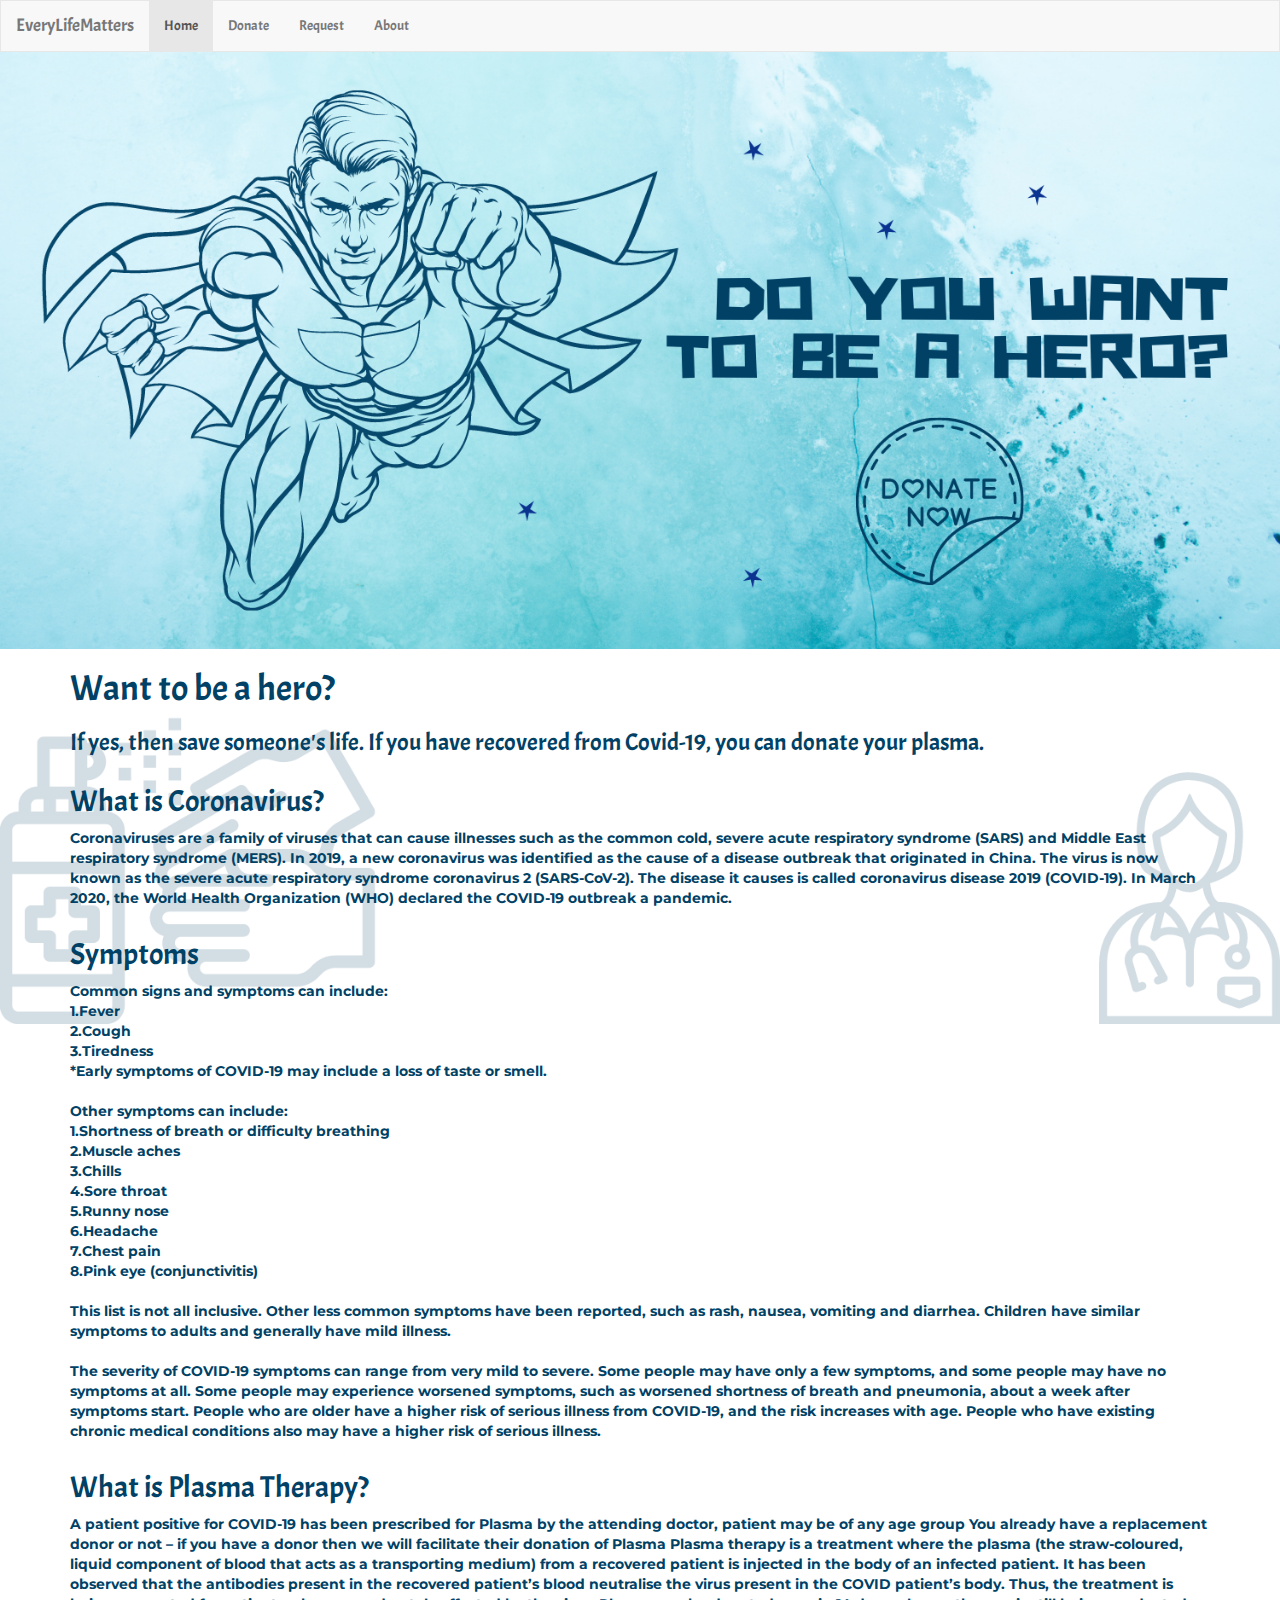
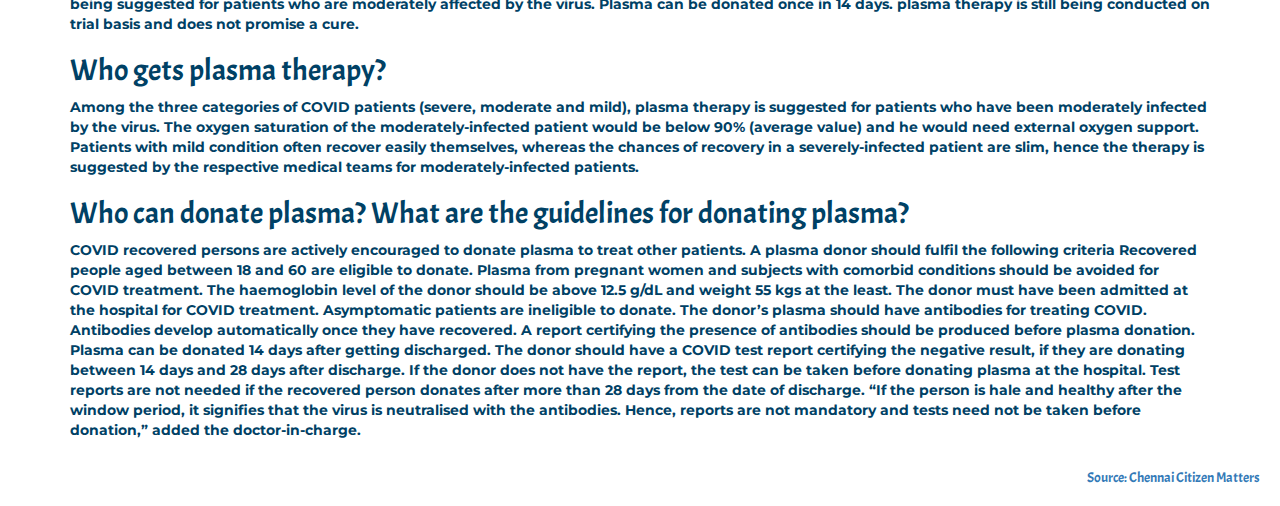
<file: index.html>
<!DOCTYPE html>
<html lang="en">

<head>
    <title>EveryLifeMatters</title>
    <meta charset="utf-8">
    <meta name="viewport" content="width=device-width, initial-scale=1">
    <link rel="stylesheet" href="https://maxcdn.bootstrapcdn.com/bootstrap/3.4.1/css/bootstrap.min.css">
    <!--bootstrap -->
    <script src="https://ajax.googleapis.com/ajax/libs/jquery/3.5.1/jquery.min.js"></script>
    <script src="https://maxcdn.bootstrapcdn.com/bootstrap/3.4.1/js/bootstrap.min.js"></script>
    <!--CSS -->
    <link rel="stylesheet" href="style.css">

    <body>
        <!--nav bar using bootstrap -->
        <nav class="navbar navbar-default">
            <div class="container-fluid">
                <div class="navbar-header">
                    <button type="button" class="navbar-toggle" data-toggle="collapse" data-target="#myNavbar">
        <span class="icon-bar"></span>
        <span class="icon-bar"></span>
        <span class="icon-bar"></span>                        
      </button>
                    <a class="navbar-brand" href="index.html">EveryLifeMatters</a>
                </div>
                <div class="collapse navbar-collapse" id="myNavbar">
                    <ul class="nav navbar-nav">
                        <li class="active"><a href="index.html">Home</a></li>

                        <li><a href="donate.html">Donate</a></li>
                        <li><a href="request.html">Request</a></li>
                        <li><a href="about.html">About</a></li>
                    </ul>

                </div>
            </div>
        </nav>
        <!-- <button type="button" class="btn btn-emergency">Emergency</button> -->


        <div>
            <a href="donate.html"><img class="img-responsive" src="b1.png" /></a>
        </div>
        <div class="container">
            <h1>Want to be a hero?</h1>
            <h3>If yes, then save someone's life. If you have recovered from Covid-19, you can donate your plasma.</h3>




            <div class="row">
                <div class="col-sm-12">
                    <h2>What is Coronavirus?</h2>
                    <p>Coronaviruses are a family of viruses that can cause illnesses such as the common cold, severe acute respiratory syndrome (SARS) and Middle East respiratory syndrome (MERS). In 2019, a new coronavirus was identified as the cause of
                        a disease outbreak that originated in China. The virus is now known as the severe acute respiratory syndrome coronavirus 2 (SARS-CoV-2). The disease it causes is called coronavirus disease 2019 (COVID-19). In March 2020, the World
                        Health Organization (WHO) declared the COVID-19 outbreak a pandemic.</p>
                </div>
                <div class="col-sm-12">
                    <h2>Symptoms</h2>
                    <p>Common signs and symptoms can include: <br>1.Fever <br>2.Cough <br>3.Tiredness <br>*Early symptoms of COVID-19 may include a loss of taste or smell. <br><br>Other symptoms can include: <br>1.Shortness of breath or difficulty breathing
                        <br>2.Muscle aches <br>3.Chills <br>4.Sore throat <br>5.Runny nose <br>6.Headache <br>7.Chest pain <br>8.Pink eye (conjunctivitis) <br><br>This list is not all inclusive. Other less common symptoms have been reported, such as rash,
                        nausea, vomiting and diarrhea. Children have similar symptoms to adults and generally have mild illness. <br><br>The severity of COVID-19 symptoms can range from very mild to severe. Some people may have only a few symptoms, and
                        some people may have no symptoms at all. Some people may experience worsened symptoms, such as worsened shortness of breath and pneumonia, about a week after symptoms start. People who are older have a higher risk of serious illness
                        from COVID-19, and the risk increases with age. People who have existing chronic medical conditions also may have a higher risk of serious illness. </p>
                </div>
                <div class="col-sm-12">
                    <h2>What is Plasma Therapy?</h2>
                    <p>
                        A patient positive for COVID-19 has been prescribed for Plasma by the attending doctor, patient may be of any age group You already have a replacement donor or not – if you have a donor then we will facilitate their donation of Plasma Plasma therapy is
                        a treatment where the plasma (the straw-coloured, liquid component of blood that acts as a transporting medium) from a recovered patient is injected in the body of an infected patient. It has been observed that the antibodies present
                        in the recovered patient’s blood neutralise the virus present in the COVID patient’s body. Thus, the treatment is being suggested for patients who are moderately affected by the virus. Plasma can be donated once in 14 days. plasma
                        therapy is still being conducted on trial basis and does not promise a cure.<br>
                    </p>
                    <p>
                        <h2>Who gets plasma therapy?</h2>
                        <p>
                            Among the three categories of COVID patients (severe, moderate and mild), plasma therapy is suggested for patients who have been moderately infected by the virus. The oxygen saturation of the moderately-infected patient would be below 90% (average value)
                            and he would need external oxygen support. Patients with mild condition often recover easily themselves, whereas the chances of recovery in a severely-infected patient are slim, hence the therapy is suggested by the respective
                            medical teams for moderately-infected patients.
                        </p>
                        <h2>Who can donate plasma? What are the guidelines for donating plasma? </h2>
                        <p>COVID recovered persons are actively encouraged to donate plasma to treat other patients. A plasma donor should fulfil the following criteria Recovered people aged between 18 and 60 are eligible to donate. Plasma from pregnant
                            women and subjects with comorbid conditions should be avoided for COVID treatment. The haemoglobin level of the donor should be above 12.5 g/dL and weight 55 kgs at the least. The donor must have been admitted at the hospital
                            for COVID treatment. Asymptomatic patients are ineligible to donate. The donor’s plasma should have antibodies for treating COVID. Antibodies develop automatically once they have recovered. A report certifying the presence
                            of antibodies should be produced before plasma donation. Plasma can be donated 14 days after getting discharged. The donor should have a COVID test report certifying the negative result, if they are donating between 14 days
                            and 28 days after discharge. If the donor does not have the report, the test can be taken before donating plasma at the hospital. Test reports are not needed if the recovered person donates after more than 28 days from the
                            date of discharge. “If the person is hale and healthy after the window period, it signifies that the virus is neutralised with the antibodies. Hence, reports are not mandatory and tests need not be taken before donation,” added
                            the doctor-in-charge.
                        </p>
                </div>
            </div>
        </div>
        <div class="contact">
            <a href="https://chennai.citizenmatters.in/guide-to-plasma-donation-covid-treatment-17744 ">
                <h5>Source: Chennai Citizen Matters</h5>
            </a>
        </div>
    </body>

</html>
</file>
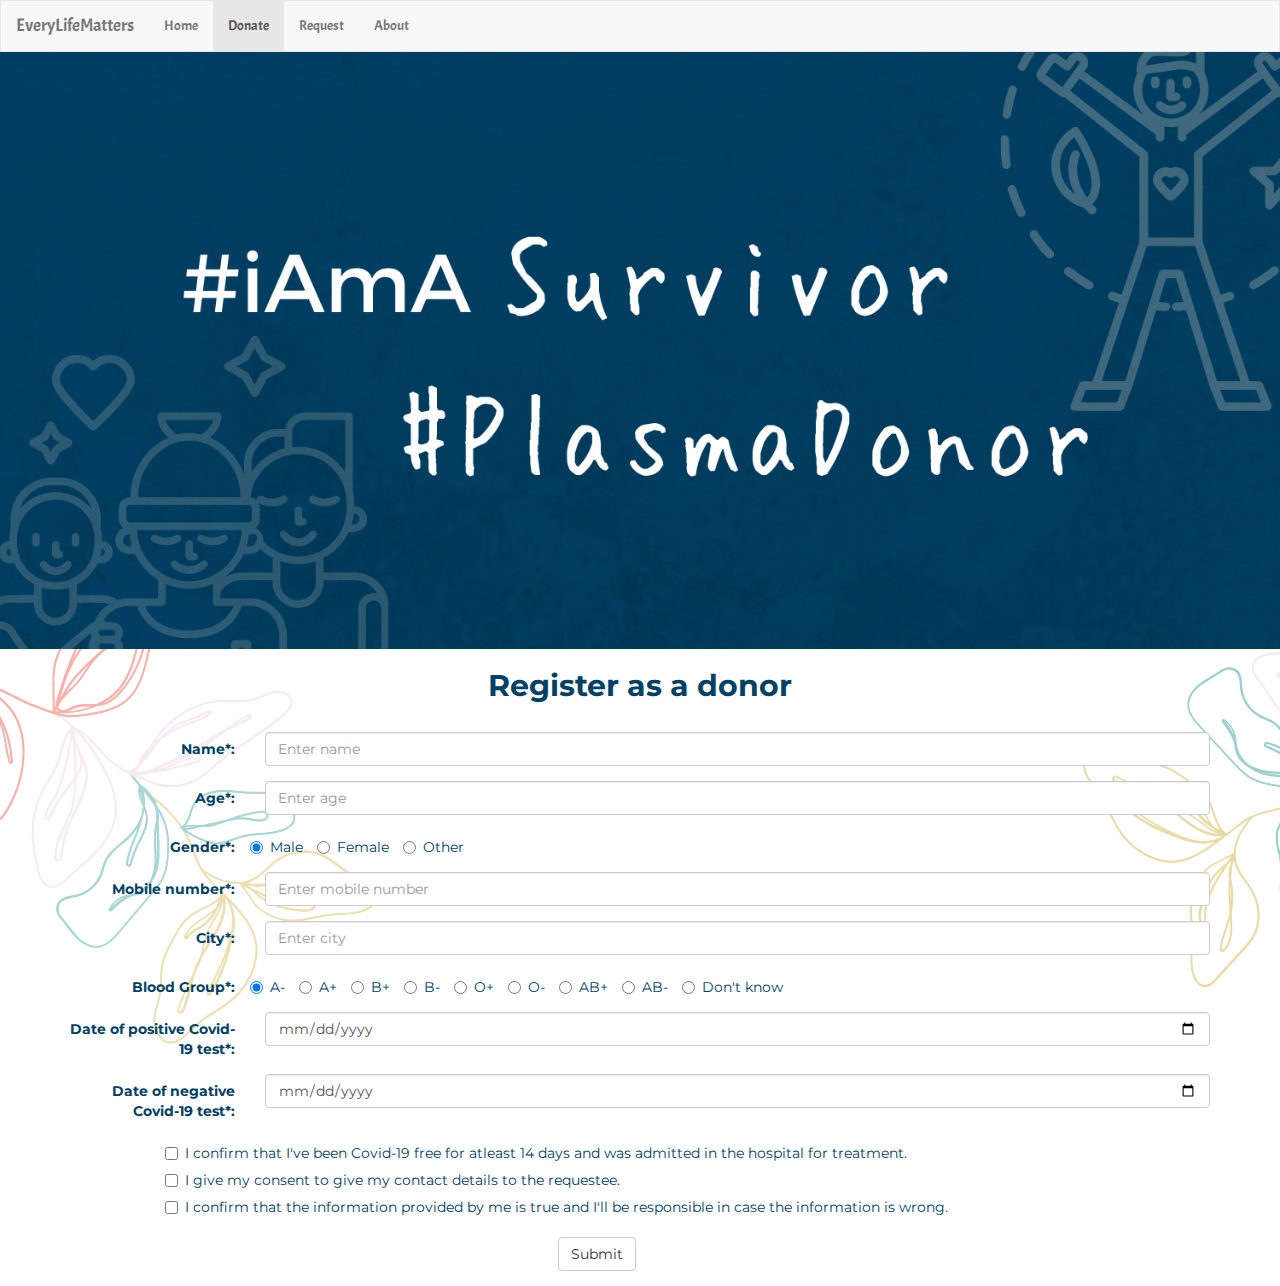
<file: donate.html>
<!DOCTYPE html>
<html lang="en">

<head>
    <title>EveryLifeMatters</title>
    <meta charset="utf-8" />
    <meta name="viewport" content="width=device-width, initial-scale=1" />
    <link rel="stylesheet" href="https://maxcdn.bootstrapcdn.com/bootstrap/3.4.1/css/bootstrap.min.css" />
    <!--bootstrap -->
    <script src="https://ajax.googleapis.com/ajax/libs/jquery/3.5.1/jquery.min.js"></script>
    <script src="https://maxcdn.bootstrapcdn.com/bootstrap/3.4.1/js/bootstrap.min.js"></script>
    <!---CSS -->
    <link rel="stylesheet" href="style.css" />
</head>

<body>
    <!--nav bar using bootstrap -->
    <nav class="navbar navbar-default">
        <div class="container-fluid">
            <div class="navbar-header">
                <button type="button" class="navbar-toggle" data-toggle="collapse" data-target="#myNavbar">
            <span class="icon-bar"></span>
            <span class="icon-bar"></span>
            <span class="icon-bar"></span>
          </button>
                <a class="navbar-brand" href="index.html">EveryLifeMatters</a>
            </div>
            <div class="collapse navbar-collapse" id="myNavbar">
                <ul class="nav navbar-nav">
                    <li><a href="index.html">Home</a></li>

                    <li class="active"><a href="donate.html">Donate</a></li>
                    <li><a href="request.html">Request</a></li>
                    <li><a href="about.html">About</a></li>
                </ul>
            </div>
        </div>
    </nav>
    <!--body starts-->
    <div>
        <a href="donate.html"><img class="img-responsive" src="b10.png" /></a>
    </div>
    <div class="border">
        <div class="container" style="font-family: Montserrat">
            <h2 style="font-weight: bold; text-align: center">Register as a donor</h2><br>
            <form class="form-horizontal" action="/action_page.php">
                <div class="form-group">
                    <label class="control-label col-sm-2" for="name">Name*:</label>
                    <div class="col-sm-10">
                        <input type="text" class="form-control" id="name" placeholder="Enter name" name="name" required />
                    </div>
                </div>
                <div class="form-group">
                    <label class="control-label col-sm-2" for="age">Age*:</label>
                    <div class="col-sm-10">
                        <input type="number" class="form-control" id="age" placeholder="Enter age" name="age" min="18" max="60" required />
                    </div>
                </div>
                <div class="form-group">
                    <label class="control-label col-sm-2" for="gender">Gender*:</label>
                    <label class="radio-inline">
            <input type="radio" name="optradio1" checked />Male
          </label>
                    <label class="radio-inline">
            <input type="radio" name="optradio1" />Female
          </label>
                    <label class="radio-inline">
            <input type="radio" name="optradio1" />Other
          </label>
                </div>
                <div class="form-group">
                    <label class="control-label col-sm-2" for="phno">Mobile number*:</label
          >
          <div class="col-sm-10">
            <input
              type="number"
              class="form-control"
              id="phno"
              placeholder="Enter mobile number"
              name="phno"
              max="9999999999"
              min="1111111111"
              required
            />
          </div>
        </div>
        <div class="form-group">
          <label class="control-label col-sm-2" for="city">City*:</label>
                    <div class="col-sm-10">
                        <input type="text" class="form-control" id="city" placeholder="Enter city" name="city" required />
                    </div>
                </div>
                <div class="form-group">
                    <label class="control-label col-sm-2" for="gender">Blood Group*:</label
          >
          <label class="radio-inline">
            <input type="radio" name="optradio" checked />A-
          </label>
                    <label class="radio-inline">
            <input type="radio" name="optradio" />A+
          </label>
                    <label class="radio-inline">
            <input type="radio" name="optradio" />B+
          </label>
                    <label class="radio-inline">
            <input type="radio" name="optradio" />B-
          </label>
                    <label class="radio-inline">
            <input type="radio" name="optradio" />O+
          </label>
                    <label class="radio-inline">
            <input type="radio" name="optradio" />O-
          </label>
                    <label class="radio-inline">
            <input type="radio" name="optradio" />AB+
          </label>
                    <label class="radio-inline">
            <input type="radio" name="optradio" />AB-
          </label>
                    <label class="radio-inline">
            <input type="radio" name="optradio" />Don't know
          </label>
                </div>
                <div class="form-group">
                    <label class="control-label col-sm-2" for="dop">Date of positive Covid-19 test*:</label
          >
          <div class="col-sm-10">
            <input
              type="date"
              class="form-control"
              id="dop"
              placeholder=""
              name="dop"
              required
            />
          </div>
        </div>
        <div class="form-group">
          <label class="control-label col-sm-2" for="don"
            >Date of negative Covid-19 test*:</label
          >
          <div class="col-sm-10">
            <input
              type="date"
              class="form-control"
              id="don"
              placeholder=""
              name="don"
              required
            />
          </div>
        </div>
        <div class="checkbox col-sm-offset-1">
          <label
            ><input type="checkbox" value="" required />I confirm that I've been
            Covid-19 free for atleast 14 days and was admitted in the hospital
            for treatment.</label
          >
        </div>
        <div class="checkbox col-sm-offset-1">
          <label
            ><input type="checkbox" value="" required />I give my consent to
            give my contact details to the requestee.</label
          >
        </div>
        <div class="checkbox col-sm-offset-1">
          <label
            ><input type="checkbox" value="" required />I confirm that the
            information provided by me is true and I'll be responsible in case
            the information is wrong.</label>
                </div><br>
                <div class="form-group">
                    <div class="col-sm-offset-5 col-sm-6">
                        <button type="submit" class="btn btn-default">Submit</button>
                    </div>
                </div>
            </form>
        </div>
    </div>
</body>

</html>
</file>
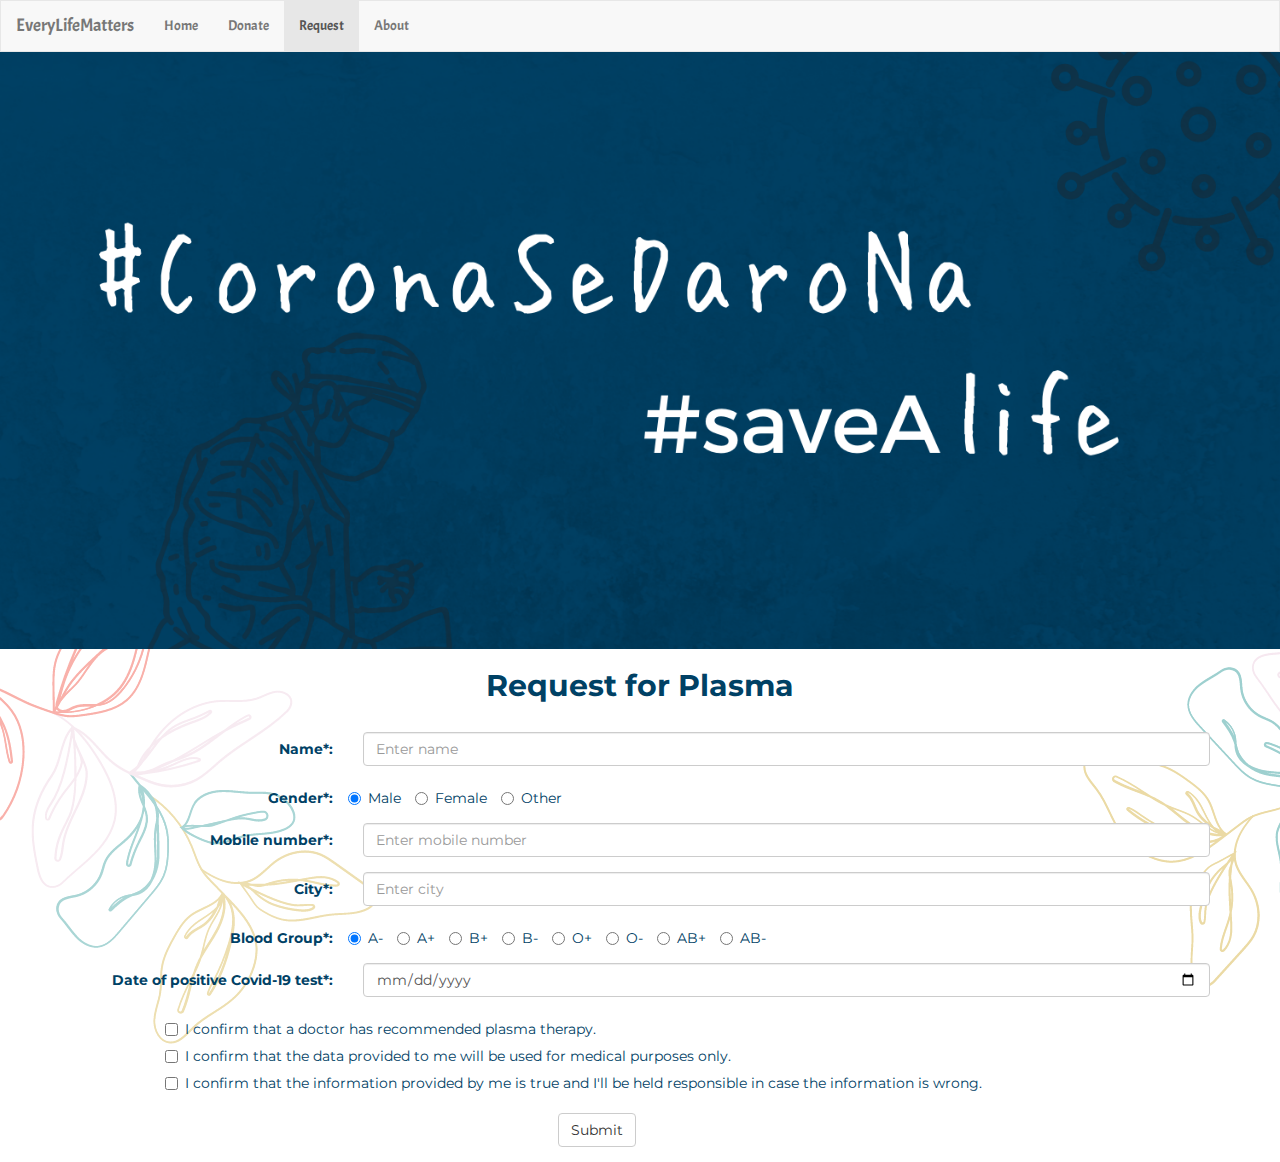
<file: request.html>
<!DOCTYPE html>
<html lang="en">

<head>
    <title>EveryLifeMatters</title>
    <meta charset="utf-8" />
    <meta name="viewport" content="width=device-width, initial-scale=1" />
    <link rel="stylesheet" href="https://maxcdn.bootstrapcdn.com/bootstrap/3.4.1/css/bootstrap.min.css" />
    <!--bootstrap -->
    <script src="https://ajax.googleapis.com/ajax/libs/jquery/3.5.1/jquery.min.js"></script>
    <script src="https://maxcdn.bootstrapcdn.com/bootstrap/3.4.1/js/bootstrap.min.js"></script>
    <!--CSS -->
    <link rel="stylesheet" href="style.css" />
</head>

<body>
    <!--nav bar using bootstrap -->
    <nav class="navbar navbar-default">
        <div class="container-fluid">
            <div class="navbar-header">
                <button type="button" class="navbar-toggle" data-toggle="collapse" data-target="#myNavbar">
            <span class="icon-bar"></span>
            <span class="icon-bar"></span>
            <span class="icon-bar"></span>
          </button>
                <a class="navbar-brand" href="index.html">EveryLifeMatters</a>
            </div>
            <div class="collapse navbar-collapse" id="myNavbar">
                <ul class="nav navbar-nav">
                    <li><a href="index.html">Home</a></li>

                    <li><a href="donate.html">Donate</a></li>
                    <li class="active"><a href="request.html">Request</a></li>
                    <li><a href="about.html">About</a></li>
                </ul>
            </div>
        </div>
    </nav>
    <!--body starts-->
    <div>
        <a href="donate.html"><img class="img-responsive" src="b12.png" /></a>
    </div>
    <div class="border">
        <div class="container" style="font-family: Montserrat">
            <h2 style="font-weight: bold; text-align: center">Request for Plasma</h2>
            <br />
            <form class="form-horizontal" action="/action_page.php">
                <div class="form-group">
                    <label class="control-label col-sm-3" for="name">Name*:</label>
                    <div class="col-sm-9">
                        <input type="text" class="form-control" id="name" placeholder="Enter name" name="name" required />
                    </div>
                </div>

                <div class="form-group">
                    <label class="control-label col-sm-3" for="gender">Gender*:</label>
                    <label class="radio-inline">
            <input type="radio" name="optradio1" checked />Male
          </label>
                    <label class="radio-inline">
            <input type="radio" name="optradio1" />Female
          </label>
                    <label class="radio-inline">
            <input type="radio" name="optradio1" />Other
          </label>
                </div>
                <div class="form-group">
                    <label class="control-label col-sm-3" for="phno">Mobile number*:</label
          >
          <div class="col-sm-9">
            <input
              type="number"
              class="form-control"
              id="phno"
              placeholder="Enter mobile number"
              name="phno"
              max="9999999999"
              min="1111111111"
              required
            />
          </div>
        </div>
        <div class="form-group">
          <label class="control-label col-sm-3" for="city">City*:</label>
                    <div class="col-sm-9">
                        <input type="text" class="form-control" id="city" placeholder="Enter city" name="city" required />
                    </div>
                </div>
                <div class="form-group">
                    <label class="control-label col-sm-3" for="gender">Blood Group*:</label
          >
          <label class="radio-inline">
            <input type="radio" name="optradio" checked />A-
          </label>
                    <label class="radio-inline">
            <input type="radio" name="optradio" />A+
          </label>
                    <label class="radio-inline">
            <input type="radio" name="optradio" />B+
          </label>
                    <label class="radio-inline">
            <input type="radio" name="optradio" />B-
          </label>
                    <label class="radio-inline">
            <input type="radio" name="optradio" />O+
          </label>
                    <label class="radio-inline">
            <input type="radio" name="optradio" />O-
          </label>
                    <label class="radio-inline">
            <input type="radio" name="optradio" />AB+
          </label>
                    <label class="radio-inline">
            <input type="radio" name="optradio" />AB-
          </label>
                </div>
                <div class="form-group">
                    <label class="control-label col-sm-3" for="dop">Date of positive Covid-19 test*:</label
          >
          <div class="col-sm-9">
            <input
              type="date"
              class="form-control"
              id="dop"
              placeholder=""
              name="dop"
              required
            />
          </div>
        </div>
        <div class="checkbox col-sm-offset-1">
          <label
            ><input type="checkbox" value="" required />I confirm that a doctor
            has recommended plasma therapy.</label
          >
        </div>
        <div class="checkbox col-sm-offset-1">
          <label
            ><input type="checkbox" value="" required />I confirm that the data
            provided to me will be used for medical purposes only.</label
          >
        </div>
        <div class="checkbox col-sm-offset-1">
          <label
            ><input type="checkbox" value="" required />I confirm that the
            information provided by me is true and I'll be held responsible in
            case the information is wrong.</label
          >
        </div>
        <br />
        <div class="form-group">
          <div class="col-sm-offset-5 col-sm-6">
            <button type="submit" class="btn btn-default">Submit</button>
          </div>
        </div>
    </div>
    </form>
    </div>
</body>

</html>
</file>
<file: style.css>
@import url('https://fonts.googleapis.com/css2?family=Acme&family=Montserrat&display=swap');
body {
    margin: 0;
    background-image: url("b11.png");
    background-color: white;
    color: #004165;
    background-repeat: no-repeat;
    background-attachment: fixed;
    background-size: cover;
    font-family: 'Acme';
}

.navbar-default {
    margin: 0;
    border-radius: 0;
}

.contact {
    text-align: right;
    margin: 20px;
    font-size: 20px;
}
.btn:hover { background-color: #004165; color: white; }
.border {
    background-color: white;
    background-image: url("b7.png");
    color: #004165;
   
}

p {
    font-family: 'Montserrat';
    font-weight: bold;
}

img {
    margin: 0;
}

nav,
div {
    margin: 0;
    margin-top: 0px;
}

img-responsive {
    background-repeat: no-repeat;
    background-size: cover;
    width: 100%;
    margin: 0;
    margin-top: 0px;
}
</file>
